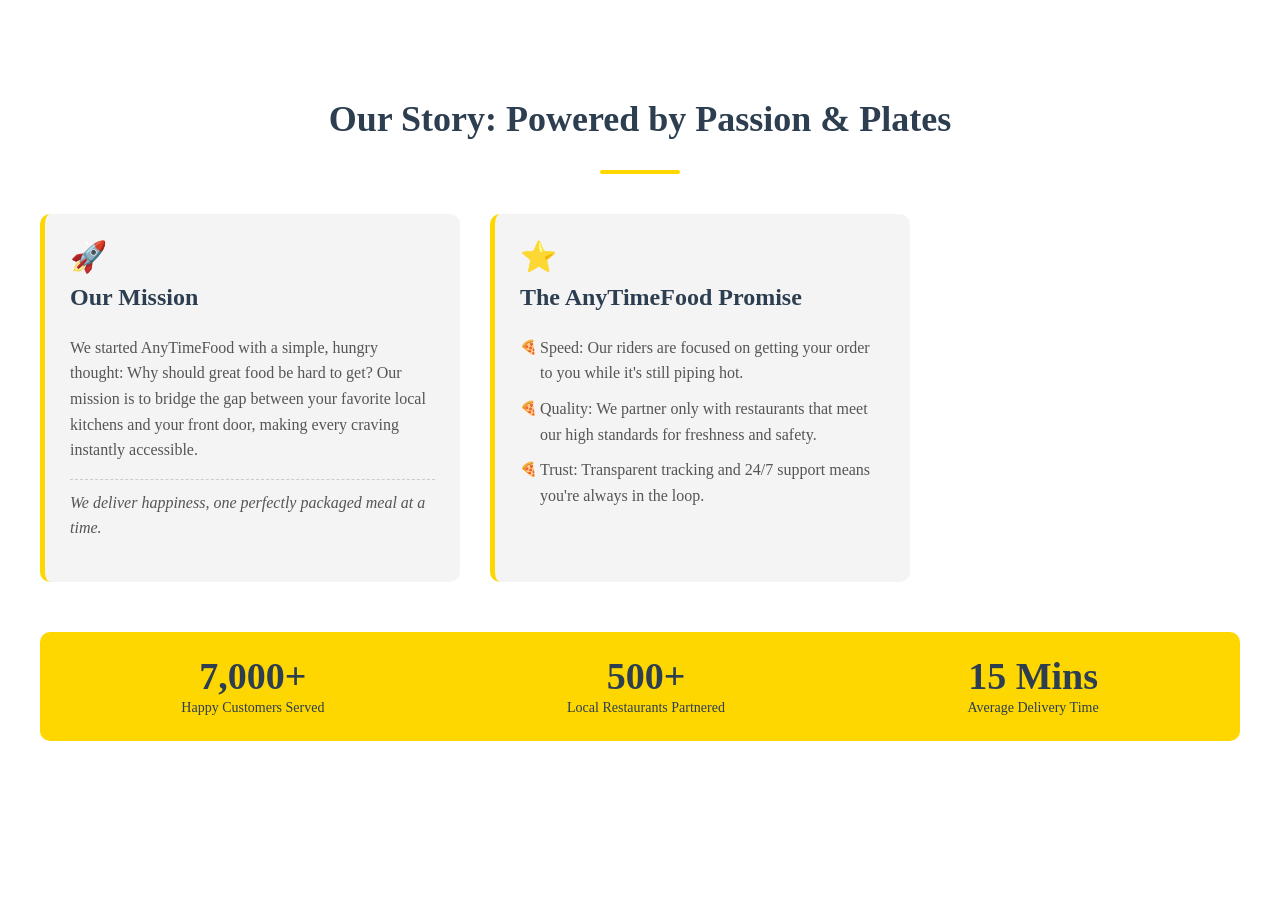
<file: about.html>
<!DOCTYPE html>
<html lang="en">
<head>
  <meta charset="UTF-8">
  <meta name="viewport" content="width=device-width, initial-scale=1.0">
  <title>AnyTimeFood</title>
  <style>

:root {
    --primary-yellow: #FFD700;
    --dark-text: #2c3e50;    
    --light-grey: #f4f4f4;
}

#about-us {
    padding: 60px 20px;
    background-color: white; 
}

.about-container {
    max-width: 1200px;
    margin: 0 auto;
}


.about-header {
    text-align: center;
    margin-bottom: 40px;
}

.about-header h2 {
    font-size: 36px;
    color: var(--dark-text);
    font-weight: 600;
}

.underline {
    width: 80px;
    height: 4px;
    background-color: var(--primary-yellow);
    margin: 10px auto 0;
    border-radius: 2px;
}

.about-content {
    display: flex;
    flex-wrap: wrap;
    gap: 30px;
    margin-bottom: 50px;
}

.text-block {
    flex: 1; 
    min-width: 300px;
    padding: 25px;
    background-color: var(--light-grey);
    border-radius: 10px;
    border-left: 5px solid var(--primary-yellow); 
}

.text-block h3 {
    color: var(--dark-text);
    font-size: 24px;
    margin-top: 0;
}

.text-block p, .text-block ul {
    color: #555;
    line-height: 1.6;
}

.text-block ul {
    list-style: none;
    padding-left: 0;
}

.text-block ul li {
    margin-bottom: 10px;
    position: relative;
    padding-left: 20px;
}

.text-block ul li::before {
    content: '🍕'; 
    position: absolute;
    left: 0;
    font-size: 14px;
    top: 2px;
}

.emoji {
    font-size: 30px;
    display: block;
    margin-bottom: 10px;
}

.highlight-text {
    font-style: italic;
    color: var(--dark-text);
    font-weight: 500;
    border-top: 1px dashed #ccc;
    padding-top: 10px;
    margin-top: 15px;
}

.image-placeholder {
    flex-basis: 300px;
    background-color: var(--light-yellow); 
    border-radius: 10px;
    min-height: 250px;
    display: flex;
    justify-content: center;
    align-items: center;
    color: var(--dark-text);
    font-weight: bold;
    font-size: 18px;
}


.about-stats {
    background-color: var(--primary-yellow);
    padding: 25px 30px;
    border-radius: 10px;
    display: flex;
    justify-content: space-around;
    flex-wrap: wrap;
    gap: 20px;
    margin-top: 30px;
}

.stat-item {
    text-align: center;
    color: var(--dark-text);
    min-width: 120px;
}

.stat-number {
    display: block;
    font-size: 38px;
    font-weight: 700;
    line-height: 1;
}

.stat-label {
    display: block;
    font-size: 14px;
    font-weight: 500;
    margin-top: 5px;
}

@media (max-width: 768px) {
    .about-content {
        flex-direction: column;
    }

    .image-placeholder {
        order: -1;
        flex-basis: auto;
    }
    
    .about-stats {
        justify-content: center;
    }
}
  </style>
</head>
<body>
  <section id="about-us">
    <div class="about-container">
        <div class="about-header">
            <h2>Our Story: Powered by Passion & Plates</h2>
            <div class="underline"></div>
        </div>
        <div class="about-content">
            <div class="text-block mission">
                <span class="emoji">🚀</span>
                <h3>Our Mission</h3>
                <p>
                    We started AnyTimeFood with a simple, hungry thought: Why should great food be hard to get? Our mission is to bridge the gap between your favorite local kitchens and your front door, making every craving instantly accessible.
                </p>
                <p class="highlight-text">
                    We deliver happiness, one perfectly packaged meal at a time.
                </p>
            </div>

            <div class="text-block values">
                <span class="emoji">⭐</span>
                <h3>The AnyTimeFood Promise</h3>
                <ul>
                    <li>Speed: Our riders are focused on getting your order to you while it's still piping hot.</li>
                    <li>Quality: We partner only with restaurants that meet our high standards for freshness and safety.</li>
                    <li>Trust: Transparent tracking and 24/7 support means you're always in the loop.</li>
                </ul>
            </div>
            
            <div class="image-placeholder">
                
            </div>
        </div>

        <div class="about-stats">
            <div class="stat-item">
                <span class="stat-number">7,000+</span>
                <span class="stat-label">Happy Customers Served</span>
            </div>
            <div class="stat-item">
                <span class="stat-number">500+</span>
                <span class="stat-label">Local Restaurants Partnered</span>
            </div>
            <div class="stat-item">
                <span class="stat-number">15 Mins</span>
                <span class="stat-label">Average Delivery Time</span>
            </div>
        </div>
    </div>
</section>
</body>
</html>
</file>
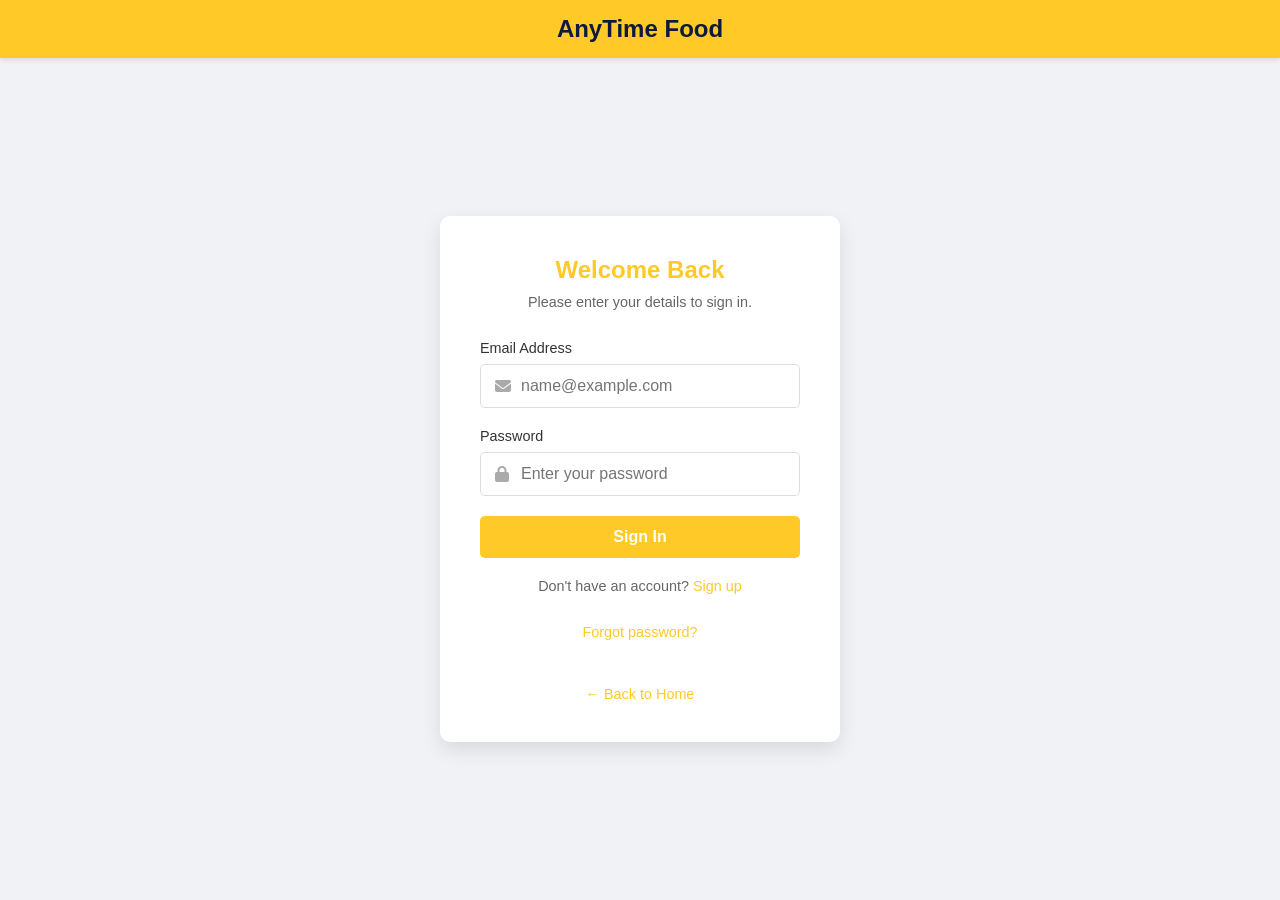
<file: experiment.html>
<!DOCTYPE html>
<html lang="en">
<head>
    <meta charset="UTF-8">
    <meta name="viewport" content="width=device-width, initial-scale=1.0">
    <title>Sign In | AnyTimeFood</title>
    <link rel="stylesheet" href="https://cdnjs.cloudflare.com/ajax/libs/font-awesome/6.4.0/css/all.min.css">
    <style>
        :root {
            --primary: #ffc928;
            --header-bg: #ffc928;
            --bg-light: #f0f2f5;
            --text-dark: #333;
            --white: #ffffff;
        }

        * { margin: 0; padding: 0; box-sizing: border-box; font-family: 'Segoe UI', sans-serif; }
        
        body {
            background-color: var(--bg-light);
            color: var(--text-dark);
            height: 100vh;
            display: flex;
            flex-direction: column;
        }
        header {
            background: var(--header-bg);
            padding: 15px 0;
            text-align: center;
            box-shadow: 0 2px 5px rgba(0,0,0,0.1);
        }
        .logo {
            font-size: 1.5rem;
            font-weight: bold;
            color: #0c1a3b;
            text-decoration: none;
        }
        .main-content {
            flex: 1; 
            display: flex;
            align-items: center;
            justify-content: center;
            padding: 20px;
        }

        .login-card {
            background: var(--white);
            width: 100%;
            max-width: 400px;
            padding: 40px;
            border-radius: 10px;
            box-shadow: 0 8px 20px rgba(0,0,0,0.1);
            text-align: center;
        }

        .login-card h2 { margin-bottom: 10px; color: var(--primary); }
        .login-card p { margin-bottom: 30px; color: #666; font-size: 0.9rem; }
        .form-group { margin-bottom: 20px; text-align: left; }
        .form-group label { display: block; margin-bottom: 8px; font-weight: 500; font-size: 0.9rem; }
        
        .input-wrapper { position: relative; }
        .input-wrapper i {
            position: absolute;
            left: 15px;
            top: 50%;
            transform: translateY(-50%);
            color: #aaa;
        }
        
        .form-control {
            width: 100%;
            padding: 12px 15px 12px 40px; 
            border: 1px solid #ddd;
            border-radius: 5px;
            font-size: 1rem;
            outline: none;
            transition: border 0.3s;
        }
        .form-control:focus { border-color: var(--primary); }

        .btn-login {
            width: 100%;
            padding: 12px;
            background: var(--primary);
            color: white;
            border: none;
            border-radius: 5px;
            font-size: 1rem;
            font-weight: 600;
            cursor: pointer;
            transition: background 0.3s;
        }
        .btn-login:hover { background: #0056b3; }
        .links { margin-top: 20px; font-size: 0.9rem; }
        .links a { color: var(--primary); text-decoration: none; }
        .links a:hover { text-decoration: underline; }
        footer { text-align: center; padding: 15px; font-size: 0.8rem; color: #777; }
    </style>
</head>
<body>

    <header>
        <a href="main page.html" class="logo">
             AnyTime Food
        </a>
    </header>

    <div class="main-content">
        <div class="login-card">
            <h2>Welcome Back</h2>
            <p>Please enter your details to sign in.</p>

            <form id="loginForm">
                <div class="form-group">
                    <label>Email Address</label>
                    <div class="input-wrapper">
                        <i class="fas fa-envelope"></i>
                        <input type="email" class="form-control" id="email" placeholder="name@example.com" required>
                    </div>
                </div>

                <div class="form-group">
                    <label>Password</label>
                    <div class="input-wrapper">
                        <i class="fas fa-lock"></i>
                        <input type="password" class="form-control" id="password" placeholder="Enter your password" required>
                    </div>
                </div>

                <button type="submit" class="btn-login">Sign In</button>
            </form>

            <div class="links">
                <p>Don't have an account? <a href="#">Sign up</a></p>
                <p><a href="#">Forgot password?</a></p>
                <br>
                <a href="main page.html">← Back to Home</a>
            </div>
        </div>
    </div>

    <script>
        document.getElementById('loginForm').addEventListener('submit', function(e) {
            e.preventDefault(); 
            const email = document.getElementById('email').value;
            const password = document.getElementById('password').value;

            if(email && password) {
                alert("Login Successful! Redirecting to Home...");
                window.location.href = "main page.html";
            } else {
                alert("Please fill in all fields.");
            }
        });
    </script>

</body>
</html>
</file>
